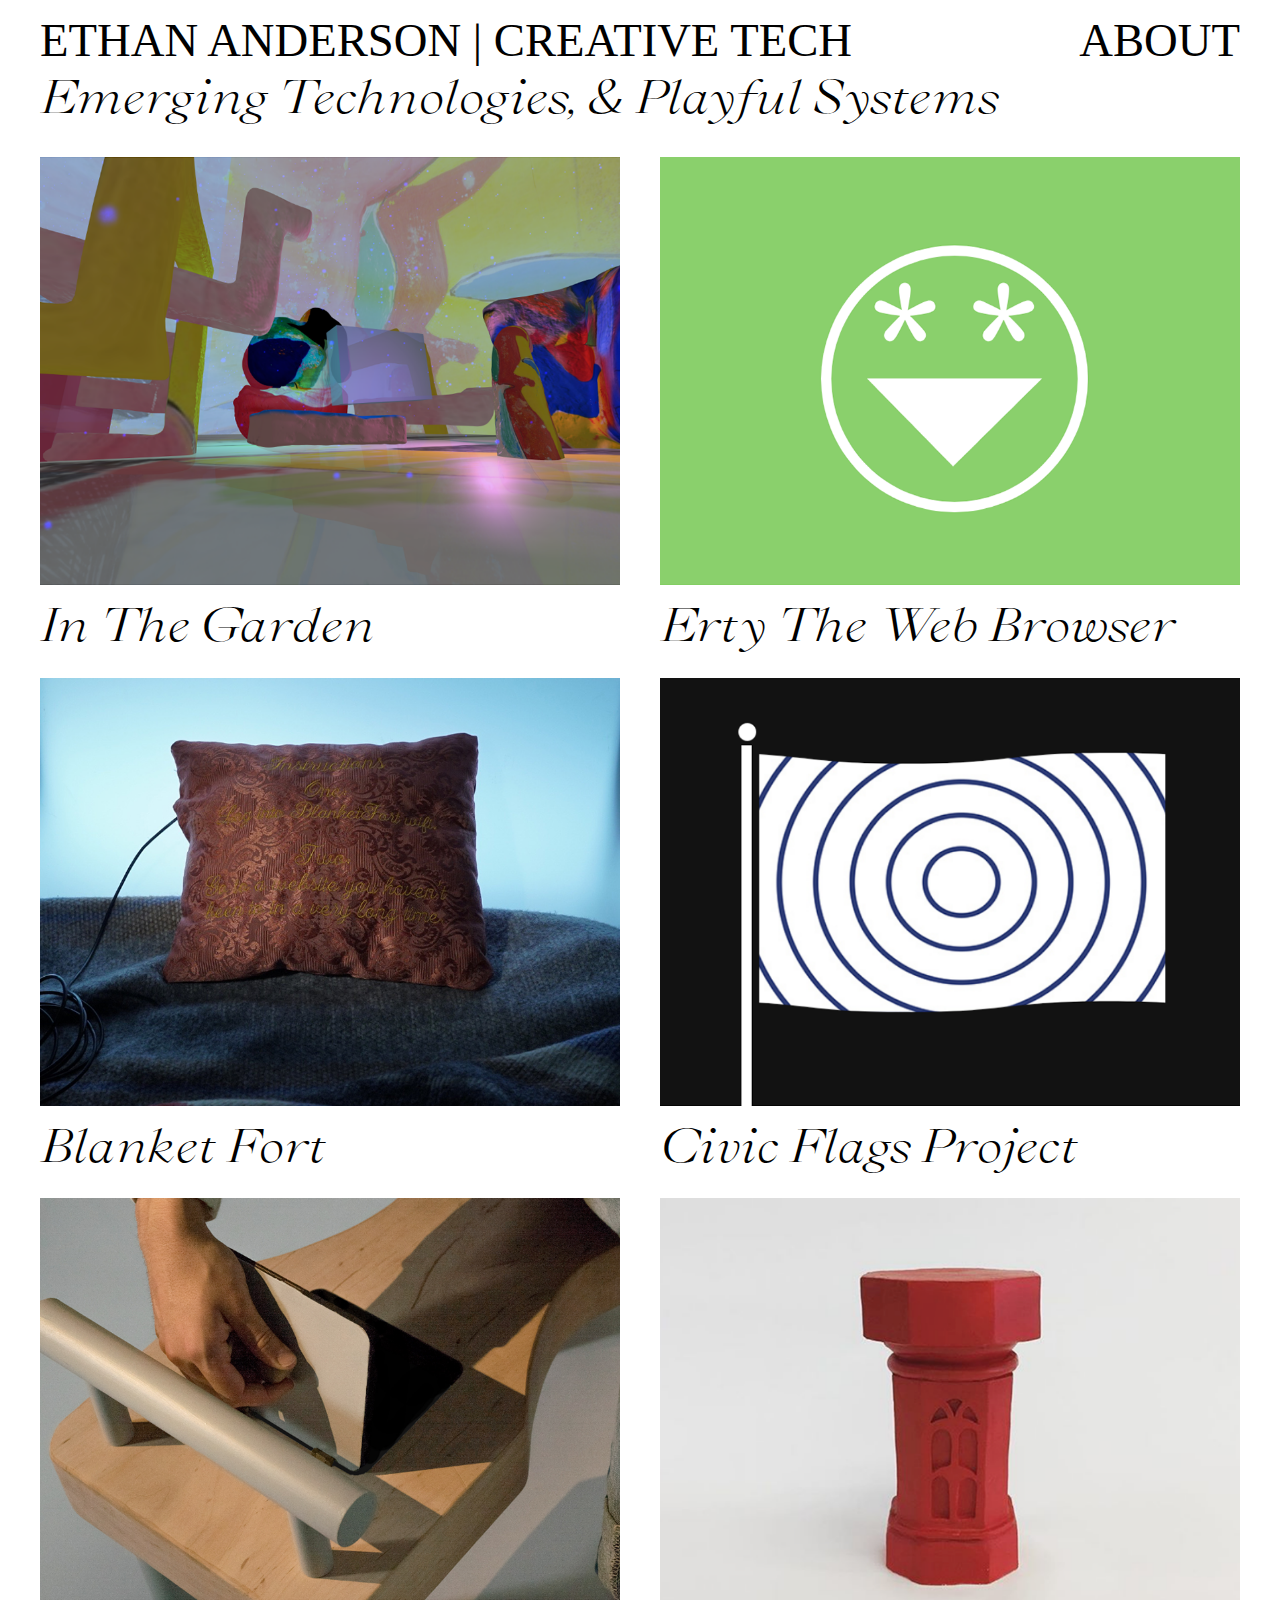
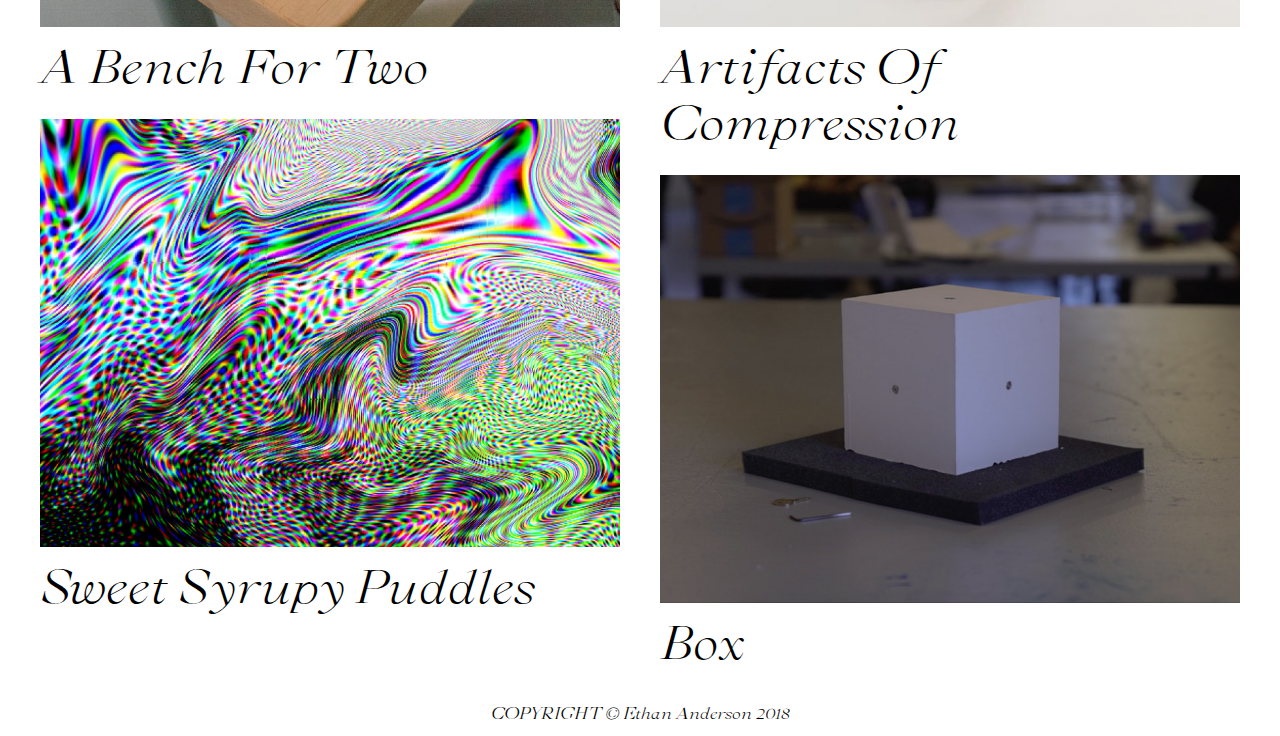
<file: index.html>
<!DOCTYPE html>
<html>
<head>
	<title>Ethan Anderson | Creative Technologist</title>
	<meta charset="utf-8">
	<meta description="Ethan is a designer working with new and emerging technology to create interactive and memorable experiences">
	<meta http-equiv="X-UA-Compatible" content="IE=edge,chrome=1">
	<meta name="description" content="Demo project with jQuery">
	<meta name="viewport" content="width=device-width, initial-scale=1">
	<link rel="stylesheet" href="css/index.css">
</head>
<body>
	<div class="header">
		<div class="name">
			<h1><span id="name">ETHAN ANDERSON | CREATIVE TECH</span><span id="smallName">ETHAN ANDERSON</span></h1>
			<a href="" title="">
				<h1><a href="projects/about.html" title="">ABOUT</a></h1>
			</a>
		</div>
		<div class="tagLine">
			<h1>Emerging Technologies, <span id="break"><br></span> & Playful Systems</h1>
		</div>
	</div>
	<div class="projects">
		<div class="col">
			<div class="project">
				<a href="projects/garden.html">
					<img class="coverImg" src="img/garden/test.png"></img>
				</a>
				<p class="projectTitle">In The Garden</p>
			</div>
			<div class="project">
				<a href="projects/blanketFort.html">
					<img class="coverImg" src="img/blanketFort/test.png"></img>
				</a>
				<p class="projectTitle">Blanket Fort</p>
			</div>
			<div class="project">
				<a href="projects/bench.html">
					<img class="coverImg" src="img/bench/test.png"></img>
				</a>
				<p class="projectTitle">A Bench For Two</p>
			</div>
			<div class="project">
				<a href="projects/ssp.html">
					<img class="coverImg" src="img/ssp/test.jpg"></img>
				</a>
				<p class="projectTitle">Sweet Syrupy Puddles</p>
			</div>
		</div>
		<div class="col colLast">
			<div class="project">
				<a href="projects/erty.html">
					<img class="coverImg" src="img/erty/test.png"></img>
				</a>
				<p class="projectTitle">Erty The Web Browser</p>
			</div>
			<div class="project">
				<a href="projects/civicFlag.html">
					<img class="coverImg" src="img/civicFlag/test.png"></img>
				</a>
				<p class="projectTitle">Civic Flags Project</p>
			</div>
			<div class="project">
				<a href="projects/font.html">
					<img class="coverImg" src="img/Font/test.png"></img>
				</a>
				<p class="projectTitle">Artifacts Of Compression</p>
			</div>
			<div class="project">
				<a href="projects/box.html">
					<img class="coverImg" src="img/box/test.png"></img>
				</a>
				<p class="projectTitle">Box</p>
			</div>
		</div>
	</div>
	<div class="foot" style="width: 100%;text-align: center;font-family: glossy;">
		COPYRIGHT ©
		Ethan Anderson
		2018
	</div>
</body>
</html>
</file>
<file: css/index.css>
@font-face
{
    font-family: glossy;

    src: url(../fonts/GlossyDisplay-RegularExtendedItalic.otf);
}

*
{
    font-weight: normal;

    box-sizing: border-box;
    margin: 0;
    padding: 0;
}

body
{
    /*width: 100vw;
	height: 100vh;*/
    overflow-x: hidden;

    padding: 10pt 15pt;
}

h1
{
    font-size: 35pt;
}

a
{
    text-decoration: none;

    color: black;
}

a:hover
{
    text-decoration: underline;

    text-decoration-style: wavy;
}

.header
{
    padding: 0 15pt;

    background: white;
}

.name
{
    font-family: helvetica neue;
    font-weight: 500;

    display: flex;

    justify-content: space-between;
}

#smallName
{
    display: none;
}

#break
{
    display: none;
}

.tagLine
{
    font-family: glossy;
    display: flex;
    justify-content: space-between;
}

.projects
{
    display: flex;

    width: 100%;
    height: 100%;

    justify-content: space-between;
}

.col
{
    padding: 15pt 15pt;

    flex: 1;
}

.project
{
    font-family: glossy;
    font-size: 35pt;
    font-weight: 400;

    padding: 10pt 0;
}




.coverImg
{
    width: 100%;

    transition: all .25s;
}
.coverImg:hover
{
    cursor: pointer;

    -webkit-filter: hue-rotate(120deg); /* Safari */
            filter: hue-rotate(120deg);
    -webkit-filter: contrast(80%)hue-rotate(120deg);/* Safari */
            filter: contrast(80%)hue-rotate(120deg);
}

@media only screen and (max-width: 600px)
{
    body
    {
        overflow-x: hidden;

        padding: 0;
    }

    h1
    {
        font-size: 15pt;
    }

    .projectTitle
    {
        font-size: 15pt;
    }

    .header
    {
        width: 100vw;
        padding: 10pt 20pt 5pt 10pt;
    }

    .projects
    {
        display: block;
    }

    .project
    {
        padding: 0;
        padding-bottom: 10pt;
    }

    .col
    {
        padding: 10pt 10pt 0 10pt;
    }

    .colLast
    {
        padding-top: 0;
    }

    .tagLine
    {
        display: none;
    }
}

@media only screen and (max-width: 650px)
{
    #name
    {
        display: none;
    }

    #smallName
    {
        display: block;
    }

    #break
    {
        display: initial;
    }
}

@media only screen and (max-width: 900px) and (min-width: 600px)
{
    h1
    {
        font-size: 20pt;
    }

    .projectTitle
    {
        font-size: 20pt;
    }

    .row
    {
        display: block;
    }

    .projects
    {
        display: block;
    }

    .colLast
    {
        padding-top: 0;
    }
}

@media only screen and (max-width: 1200px) and (min-width: 900px)
{
    .projectTitle
    {
        font-size: 25pt;
    }

    h1
    {
        font-size: 25pt;
    }
}
</file>
